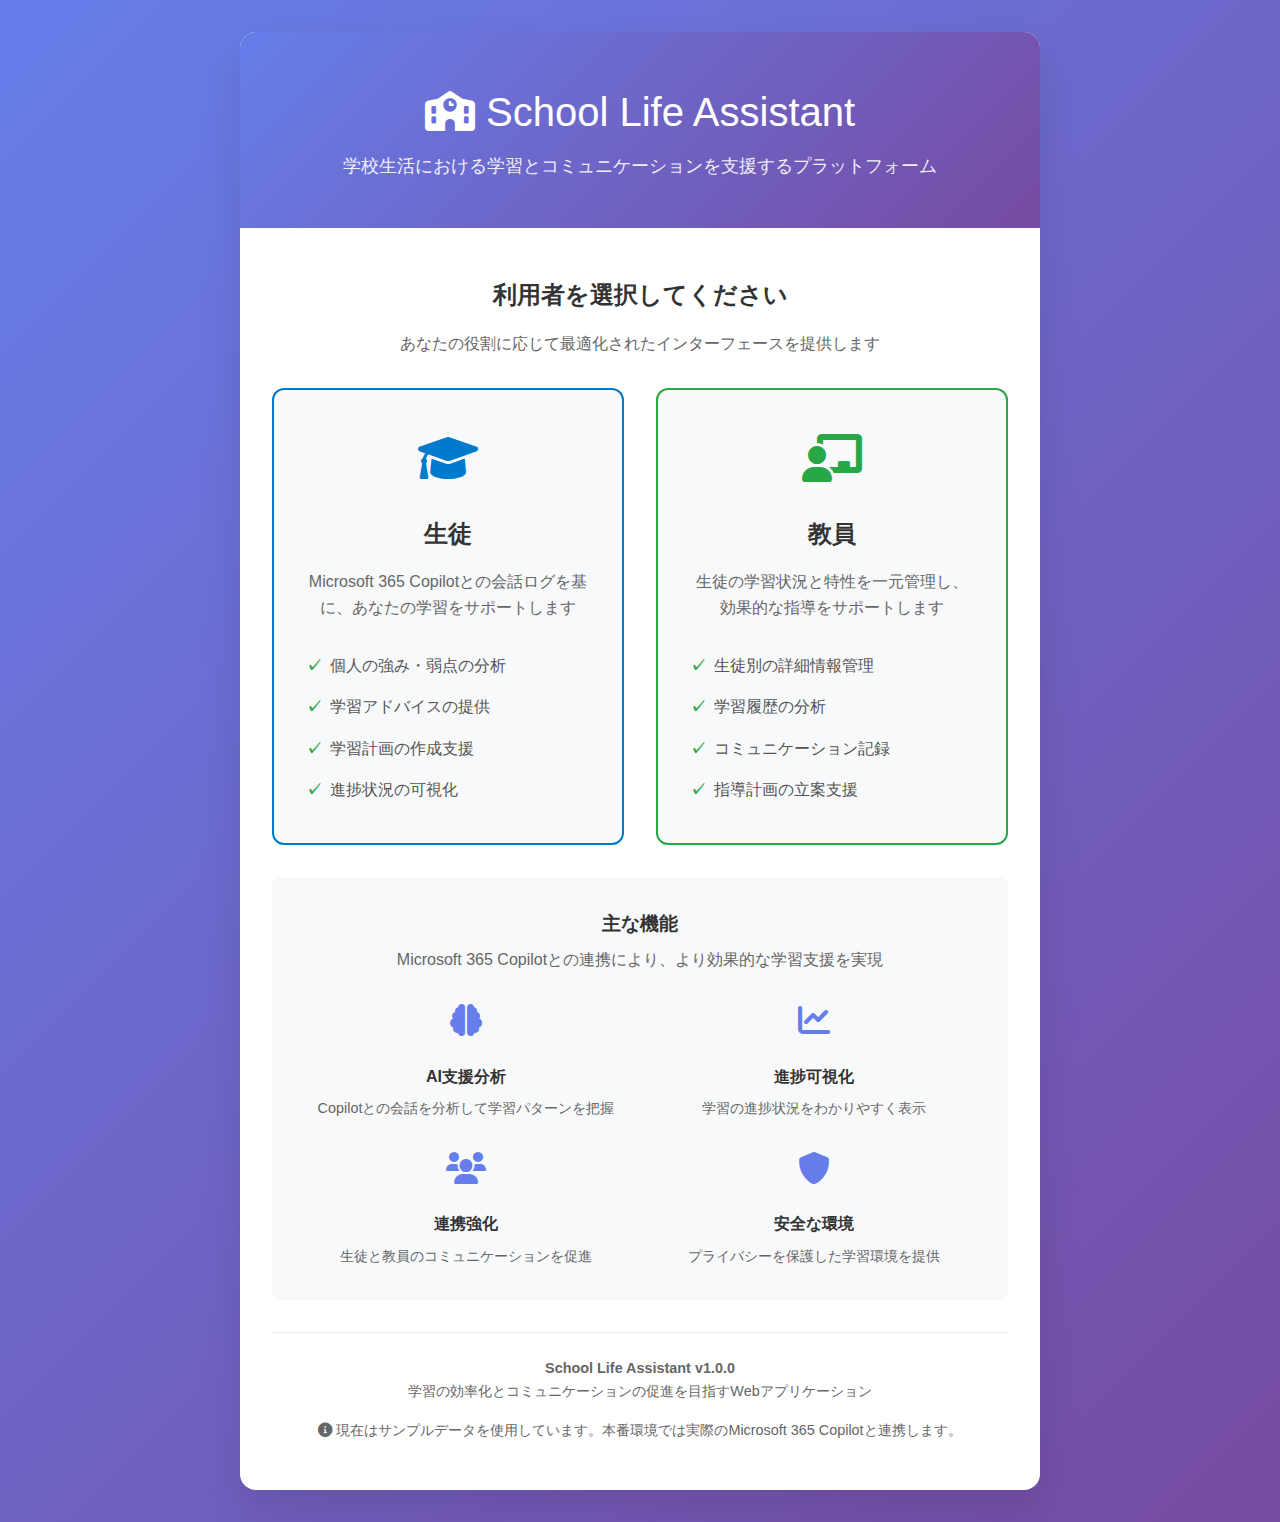
<file: index.html>
<!DOCTYPE html>
<html lang="ja">
<head>
    <meta charset="UTF-8">
    <meta name="viewport" content="width=device-width, initial-scale=1.0">
    <title>School Life Assistant - 学校生活支援アプリケーション</title>
    
    <!-- Font Awesome CDN -->
    <link rel="stylesheet" href="https://cdnjs.cloudflare.com/ajax/libs/font-awesome/6.0.0/css/all.min.css">
    
    <!-- CSS Files -->
    <link rel="stylesheet" href="src/css/common.css">
    
    <!-- Custom styles for index page -->
    <style>
        body {
            background: linear-gradient(135deg, #667eea 0%, #764ba2 100%);
            min-height: 100vh;
            display: flex;
            align-items: center;
            justify-content: center;
            font-family: 'Segoe UI', Tahoma, Geneva, Verdana, sans-serif;
        }

        .welcome-container {
            background: white;
            border-radius: 16px;
            box-shadow: 0 20px 40px rgba(0,0,0,0.1);
            overflow: hidden;
            max-width: 800px;
            width: 90%;
            margin: 2rem auto;
        }

        .welcome-header {
            background: linear-gradient(135deg, #667eea 0%, #764ba2 100%);
            color: white;
            padding: 3rem 2rem;
            text-align: center;
        }

        .welcome-header h1 {
            font-size: 2.5rem;
            margin-bottom: 0.5rem;
            font-weight: 300;
        }

        .welcome-header p {
            font-size: 1.1rem;
            opacity: 0.9;
            margin: 0;
        }

        .welcome-content {
            padding: 3rem 2rem;
        }

        .role-selection {
            display: grid;
            grid-template-columns: 1fr 1fr;
            gap: 2rem;
            margin-top: 2rem;
        }

        .role-card {
            background: #f8f9fa;
            border: 2px solid #e9ecef;
            border-radius: 12px;
            padding: 2rem;
            text-align: center;
            cursor: pointer;
            transition: all 0.3s ease;
            text-decoration: none;
            color: inherit;
        }

        .role-card:hover {
            transform: translateY(-4px);
            box-shadow: 0 8px 25px rgba(0,0,0,0.15);
            text-decoration: none;
            color: inherit;
        }

        .student-card {
            border-color: #007acc;
        }

        .student-card:hover {
            border-color: #0056b3;
            background: linear-gradient(135deg, #f0f8ff 0%, #e6f3ff 100%);
        }

        .teacher-card {
            border-color: #28a745;
        }

        .teacher-card:hover {
            border-color: #1e7e34;
            background: linear-gradient(135deg, #f0fff0 0%, #e6ffe6 100%);
        }

        .role-icon {
            font-size: 3rem;
            margin-bottom: 1rem;
        }

        .student-card .role-icon {
            color: #007acc;
        }

        .teacher-card .role-icon {
            color: #28a745;
        }

        .role-title {
            font-size: 1.5rem;
            font-weight: bold;
            margin-bottom: 1rem;
        }

        .role-description {
            color: #666;
            line-height: 1.6;
            margin-bottom: 1.5rem;
        }

        .role-features {
            list-style: none;
            padding: 0;
            margin: 0;
            text-align: left;
        }

        .role-features li {
            padding: 0.5rem 0;
            color: #555;
        }

        .role-features li:before {
            content: "✓";
            color: #28a745;
            font-weight: bold;
            margin-right: 0.5rem;
        }

        .app-features {
            background: #f8f9fa;
            border-radius: 8px;
            padding: 2rem;
            margin: 2rem 0;
        }

        .features-grid {
            display: grid;
            grid-template-columns: repeat(auto-fit, minmax(250px, 1fr));
            gap: 1.5rem;
            margin-top: 1.5rem;
        }

        .feature-item {
            text-align: center;
        }

        .feature-icon {
            font-size: 2rem;
            color: #667eea;
            margin-bottom: 1rem;
        }

        .feature-title {
            font-weight: bold;
            margin-bottom: 0.5rem;
        }

        .feature-description {
            color: #666;
            font-size: 0.9rem;
        }

        .footer-info {
            text-align: center;
            color: #666;
            font-size: 0.9rem;
            border-top: 1px solid #e9ecef;
            padding-top: 1.5rem;
            margin-top: 2rem;
        }

        @media (max-width: 768px) {
            .welcome-header h1 {
                font-size: 2rem;
            }

            .role-selection {
                grid-template-columns: 1fr;
                gap: 1rem;
            }

            .features-grid {
                grid-template-columns: 1fr;
            }

            .welcome-container {
                margin: 1rem;
                width: calc(100% - 2rem);
            }

            .welcome-header,
            .welcome-content {
                padding: 2rem 1.5rem;
            }
        }

        /* アニメーション */
        @keyframes fadeInUp {
            from {
                opacity: 0;
                transform: translateY(30px);
            }
            to {
                opacity: 1;
                transform: translateY(0);
            }
        }

        .welcome-container {
            animation: fadeInUp 0.6s ease-out;
        }

        .role-card {
            animation: fadeInUp 0.6s ease-out;
        }

        .role-card:nth-child(1) {
            animation-delay: 0.1s;
        }

        .role-card:nth-child(2) {
            animation-delay: 0.2s;
        }

        /* ダークモード対応 */
        @media (prefers-color-scheme: dark) {
            .welcome-container {
                background: #2d3748;
                color: #e2e8f0;
            }

            .role-card {
                background: #4a5568;
                border-color: #718096;
                color: #e2e8f0;
            }

            .app-features {
                background: #4a5568;
            }

            .role-description,
            .feature-description,
            .footer-info {
                color: #a0aec0;
            }
        }
    </style>
</head>
<body>
    <div class="welcome-container">
        <!-- ヘッダー -->
        <div class="welcome-header">
            <h1>
                <i class="fas fa-school"></i>
                School Life Assistant
            </h1>
            <p>学校生活における学習とコミュニケーションを支援するプラットフォーム</p>
        </div>

        <!-- メインコンテンツ -->
        <div class="welcome-content">
            <div class="text-center">
                <h2 style="color: #333; margin-bottom: 1rem;">利用者を選択してください</h2>
                <p style="color: #666; margin-bottom: 2rem;">
                    あなたの役割に応じて最適化されたインターフェースを提供します
                </p>
            </div>

            <!-- 役割選択 -->
            <div class="role-selection">
                <a href="student.html" class="role-card student-card">
                    <div class="role-icon">
                        <i class="fas fa-graduation-cap"></i>
                    </div>
                    <div class="role-title">生徒</div>
                    <div class="role-description">
                        Microsoft 365 Copilotとの会話ログを基に、あなたの学習をサポートします
                    </div>
                    <ul class="role-features">
                        <li>個人の強み・弱点の分析</li>
                        <li>学習アドバイスの提供</li>
                        <li>学習計画の作成支援</li>
                        <li>進捗状況の可視化</li>
                    </ul>
                </a>

                <a href="teacher.html" class="role-card teacher-card">
                    <div class="role-icon">
                        <i class="fas fa-chalkboard-teacher"></i>
                    </div>
                    <div class="role-title">教員</div>
                    <div class="role-description">
                        生徒の学習状況と特性を一元管理し、効果的な指導をサポートします
                    </div>
                    <ul class="role-features">
                        <li>生徒別の詳細情報管理</li>
                        <li>学習履歴の分析</li>
                        <li>コミュニケーション記録</li>
                        <li>指導計画の立案支援</li>
                    </ul>
                </a>
            </div>

            <!-- アプリケーションの特徴 -->
            <div class="app-features">
                <h3 style="text-align: center; margin-bottom: 0.5rem; color: #333;">主な機能</h3>
                <p style="text-align: center; color: #666; margin-bottom: 1.5rem;">
                    Microsoft 365 Copilotとの連携により、より効果的な学習支援を実現
                </p>
                
                <div class="features-grid">
                    <div class="feature-item">
                        <div class="feature-icon">
                            <i class="fas fa-brain"></i>
                        </div>
                        <div class="feature-title">AI支援分析</div>
                        <div class="feature-description">
                            Copilotとの会話を分析して学習パターンを把握
                        </div>
                    </div>
                    
                    <div class="feature-item">
                        <div class="feature-icon">
                            <i class="fas fa-chart-line"></i>
                        </div>
                        <div class="feature-title">進捗可視化</div>
                        <div class="feature-description">
                            学習の進捗状況をわかりやすく表示
                        </div>
                    </div>
                    
                    <div class="feature-item">
                        <div class="feature-icon">
                            <i class="fas fa-users"></i>
                        </div>
                        <div class="feature-title">連携強化</div>
                        <div class="feature-description">
                            生徒と教員のコミュニケーションを促進
                        </div>
                    </div>
                    
                    <div class="feature-item">
                        <div class="feature-icon">
                            <i class="fas fa-shield-alt"></i>
                        </div>
                        <div class="feature-title">安全な環境</div>
                        <div class="feature-description">
                            プライバシーを保護した学習環境を提供
                        </div>
                    </div>
                </div>
            </div>

            <!-- フッター情報 -->
            <div class="footer-info">
                <p><strong>School Life Assistant v1.0.0</strong></p>
                <p>学習の効率化とコミュニケーションの促進を目指すWebアプリケーション</p>
                <p style="margin-top: 1rem;">
                    <i class="fas fa-info-circle"></i>
                    現在はサンプルデータを使用しています。本番環境では実際のMicrosoft 365 Copilotと連携します。
                </p>
            </div>
        </div>
    </div>

    <!-- JavaScript -->
    <script src="src/js/config.js"></script>
    <script>
        // ページ読み込み時の初期化
        document.addEventListener('DOMContentLoaded', () => {
            console.log('School Life Assistant 開始');
            
            // 最終アクセス記録
            Utils.storage.set(CONFIG.STORAGE_KEYS.LAST_LOGIN, new Date().toISOString());
            
            // アクセシビリティ機能の初期化
            initializeAccessibility();
            
            // 使用統計の記録（プライバシーに配慮）
            recordAnonymousUsage();
        });

        // アクセシビリティ機能の初期化
        function initializeAccessibility() {
            // キーボードナビゲーション
            document.addEventListener('keydown', (e) => {
                if (e.key === 'Enter' || e.key === ' ') {
                    const focusedElement = document.activeElement;
                    if (focusedElement && focusedElement.classList.contains('role-card')) {
                        focusedElement.click();
                    }
                }
            });

            // フォーカスの可視化
            const roleCards = document.querySelectorAll('.role-card');
            roleCards.forEach(card => {
                card.setAttribute('tabindex', '0');
                card.setAttribute('role', 'button');
                
                card.addEventListener('focus', () => {
                    card.style.outline = '3px solid #667eea';
                    card.style.outlineOffset = '2px';
                });
                
                card.addEventListener('blur', () => {
                    card.style.outline = 'none';
                });
            });
        }

        // 匿名使用統計の記録
        function recordAnonymousUsage() {
            const usage = Utils.storage.get('app_usage', {
                visits: 0,
                firstVisit: new Date().toISOString(),
                lastVisit: null
            });
            
            usage.visits += 1;
            usage.lastVisit = new Date().toISOString();
            
            Utils.storage.set('app_usage', usage);
        }

        // パフォーマンス測定
        window.addEventListener('load', () => {
            if (performance.timing) {
                const loadTime = performance.timing.loadEventEnd - performance.timing.navigationStart;
                console.log(`ページ読み込み時間: ${loadTime}ms`);
            }
        });

        // エラーハンドリング
        window.addEventListener('error', (e) => {
            console.error('エラーが発生しました:', e.error);
            // 本番環境では適切なエラー報告システムに送信
        });

        // ダークモード切り替え
        function toggleDarkMode() {
            document.body.classList.toggle('dark-mode');
            const isDarkMode = document.body.classList.contains('dark-mode');
            Utils.storage.set('dark_mode_preference', isDarkMode);
        }

        // ダークモード設定の復元
        const darkModePreference = Utils.storage.get('dark_mode_preference', false);
        if (darkModePreference) {
            document.body.classList.add('dark-mode');
        }

        // 言語設定（将来の多言語対応）
        const language = navigator.language || 'ja';
        console.log(`検出された言語: ${language}`);

        // PWA関連の機能
        if ('serviceWorker' in navigator) {
            // 将来のオフライン対応のための準備
            console.log('Service Worker対応ブラウザ');
        }

        // 画面解像度に応じた最適化
        function optimizeForScreen() {
            const width = window.innerWidth;
            const height = window.innerHeight;
            
            if (width < 768) {
                document.body.classList.add('mobile-optimized');
            } else if (width >= 1200) {
                document.body.classList.add('desktop-optimized');
            }
        }

        window.addEventListener('resize', optimizeForScreen);
        optimizeForScreen();
    </script>

    <!-- サービスワーカー登録（将来のPWA対応） -->
    <script>
        if ('serviceWorker' in navigator) {
            window.addEventListener('load', () => {
                // 将来的にサービスワーカーファイルを作成予定
                console.log('PWA対応準備完了');
            });
        }
    </script>
</body>
</html>
</file>
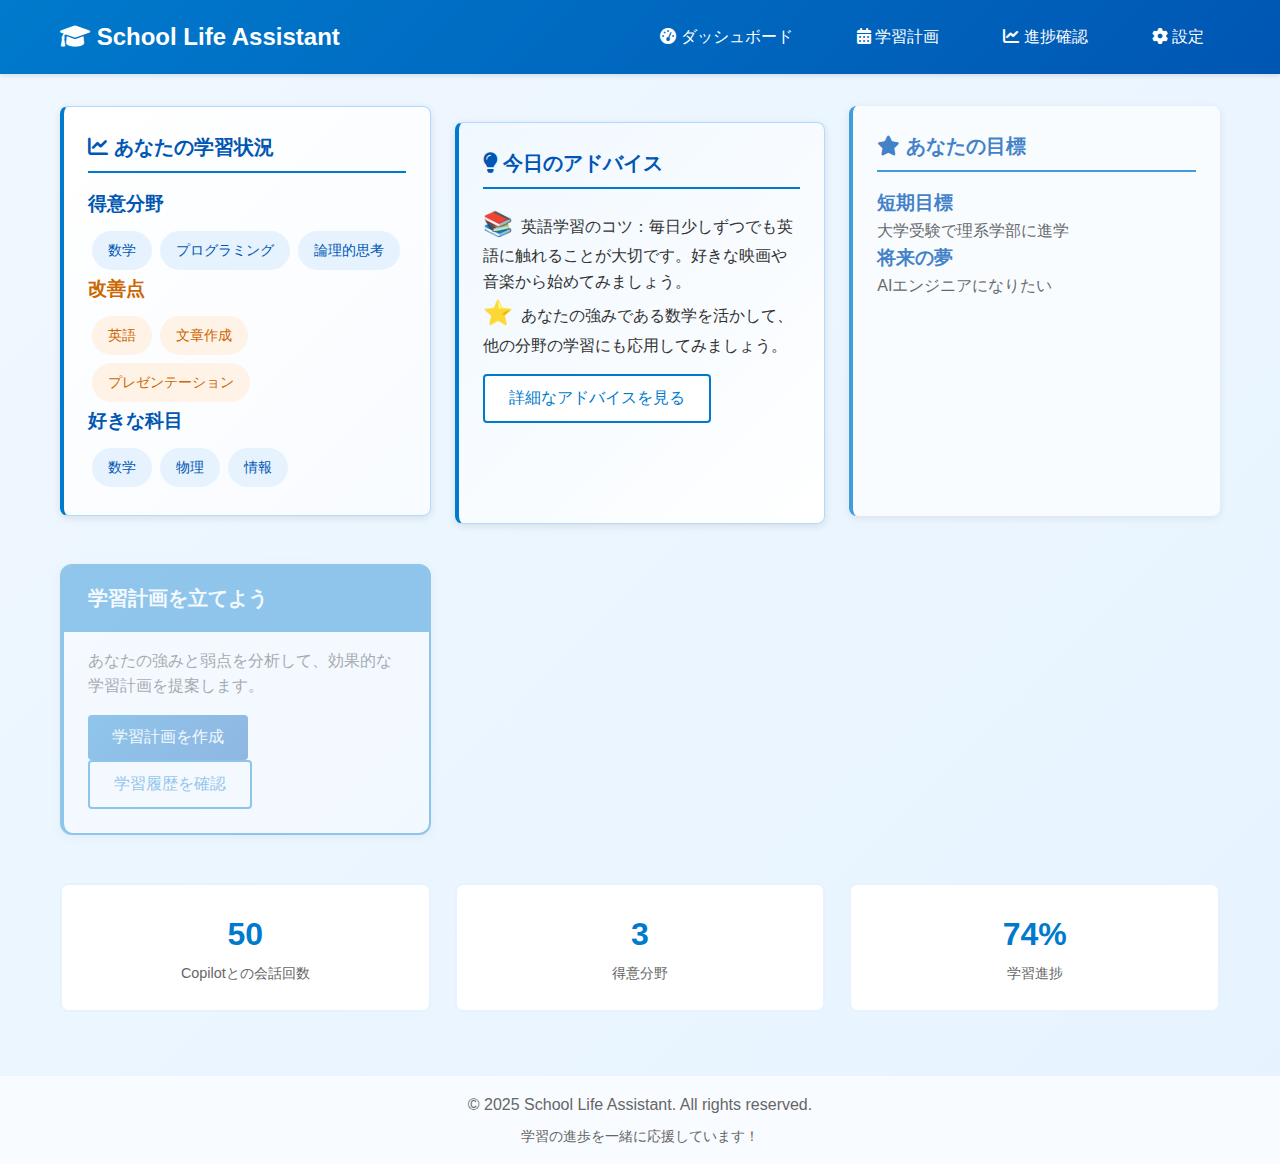
<file: student.html>
<!DOCTYPE html>
<html lang="ja">
<head>
    <meta charset="UTF-8">
    <meta name="viewport" content="width=device-width, initial-scale=1.0">
    <title>学習ダッシュボード - School Life Assistant</title>
    
    <!-- Font Awesome CDN -->
    <link rel="stylesheet" href="https://cdnjs.cloudflare.com/ajax/libs/font-awesome/6.0.0/css/all.min.css">
    
    <!-- CSS Files -->
    <link rel="stylesheet" href="src/css/common.css">
    <link rel="stylesheet" href="src/css/student.css">
    
    <!-- JavaScript Files -->
    <script src="src/js/config.js"></script>
    <script src="src/data/sampleData.js"></script>
    <script src="src/js/common.js"></script>
</head>
<body class="student-theme">
    <!-- ヘッダー -->
    <header class="header">
        <div class="container">
            <div class="header-content">
                <div class="logo">
                    <i class="fas fa-graduation-cap"></i>
                    School Life Assistant
                </div>
                <nav class="nav">
                    <a href="#dashboard">
                        <i class="fas fa-tachometer-alt"></i>
                        ダッシュボード
                    </a>
                    <a href="#study-plan">
                        <i class="fas fa-calendar-alt"></i>
                        学習計画
                    </a>
                    <a href="#progress">
                        <i class="fas fa-chart-line"></i>
                        進捗確認
                    </a>
                    <a href="#settings">
                        <i class="fas fa-cog"></i>
                        設定
                    </a>
                </nav>
            </div>
        </div>
    </header>

    <!-- メインコンテンツ -->
    <main class="main-content">
        <div id="main-content">
            <!-- ローディング表示 -->
            <div class="container text-center">
                <div class="loading" style="margin: 2rem auto;"></div>
                <p>学習データを読み込み中...</p>
            </div>
        </div>
    </main>

    <!-- フッター -->
    <footer style="background: #f8fbff; padding: 1rem 0; text-align: center; color: #666; margin-top: 2rem;">
        <div class="container">
            <p>&copy; 2025 School Life Assistant. All rights reserved.</p>
            <p style="font-size: 0.9rem; margin-top: 0.5rem;">
                学習の進歩を一緒に応援しています！
            </p>
        </div>
    </footer>

    <!-- JavaScript -->
    <script src="src/js/student.js"></script>
    
    <!-- PWA対応のための追加スクリプト -->
    <script>
        // サービスワーカーの登録（将来のPWA対応）
        if ('serviceWorker' in navigator) {
            window.addEventListener('load', () => {
                // 将来的にサービスワーカーを実装
                console.log('PWA対応準備完了');
            });
        }

        // 画面サイズに応じたレスポンシブ対応
        window.addEventListener('resize', () => {
            // レスポンシブ対応のロジック
            const width = window.innerWidth;
            if (width < 768) {
                document.body.classList.add('mobile-view');
            } else {
                document.body.classList.remove('mobile-view');
            }
        });

        // 初期表示時のレスポンシブチェック
        if (window.innerWidth < 768) {
            document.body.classList.add('mobile-view');
        }
    </script>

    <!-- アクセシビリティ向上のためのスクリプト -->
    <script>
        // キーボードナビゲーション対応
        document.addEventListener('keydown', (e) => {
            // Tabキーでの要素フォーカス時の視覚的フィードバック
            if (e.key === 'Tab') {
                document.body.classList.add('keyboard-navigation');
            }
        });

        document.addEventListener('mousedown', () => {
            document.body.classList.remove('keyboard-navigation');
        });

        // 高コントラストモード対応
        const mediaQuery = window.matchMedia('(prefers-contrast: high)');
        if (mediaQuery.matches) {
            document.body.classList.add('high-contrast');
        }

        mediaQuery.addListener((e) => {
            if (e.matches) {
                document.body.classList.add('high-contrast');
            } else {
                document.body.classList.remove('high-contrast');
            }
        });
    </script>

    <!-- メタデータ（SEO・OGP対応） -->
    <meta name="description" content="生徒の学習をサポートするダッシュボード。Microsoft 365 Copilotとの会話ログを基に学習アドバイスを提供。">
    <meta name="keywords" content="学習支援,教育,ダッシュボード,Microsoft Copilot,学習計画">
    <meta name="author" content="School Life Assistant">
    
    <!-- Open Graph -->
    <meta property="og:title" content="学習ダッシュボード - School Life Assistant">
    <meta property="og:description" content="あなたの学習をサポートする個人専用ダッシュボード">
    <meta property="og:type" content="website">
    <meta property="og:locale" content="ja_JP">
    
    <!-- Twitter Card -->
    <meta name="twitter:card" content="summary">
    <meta name="twitter:title" content="学習ダッシュボード - School Life Assistant">
    <meta name="twitter:description" content="あなたの学習をサポートする個人専用ダッシュボード">
</body>
</html>
</file>
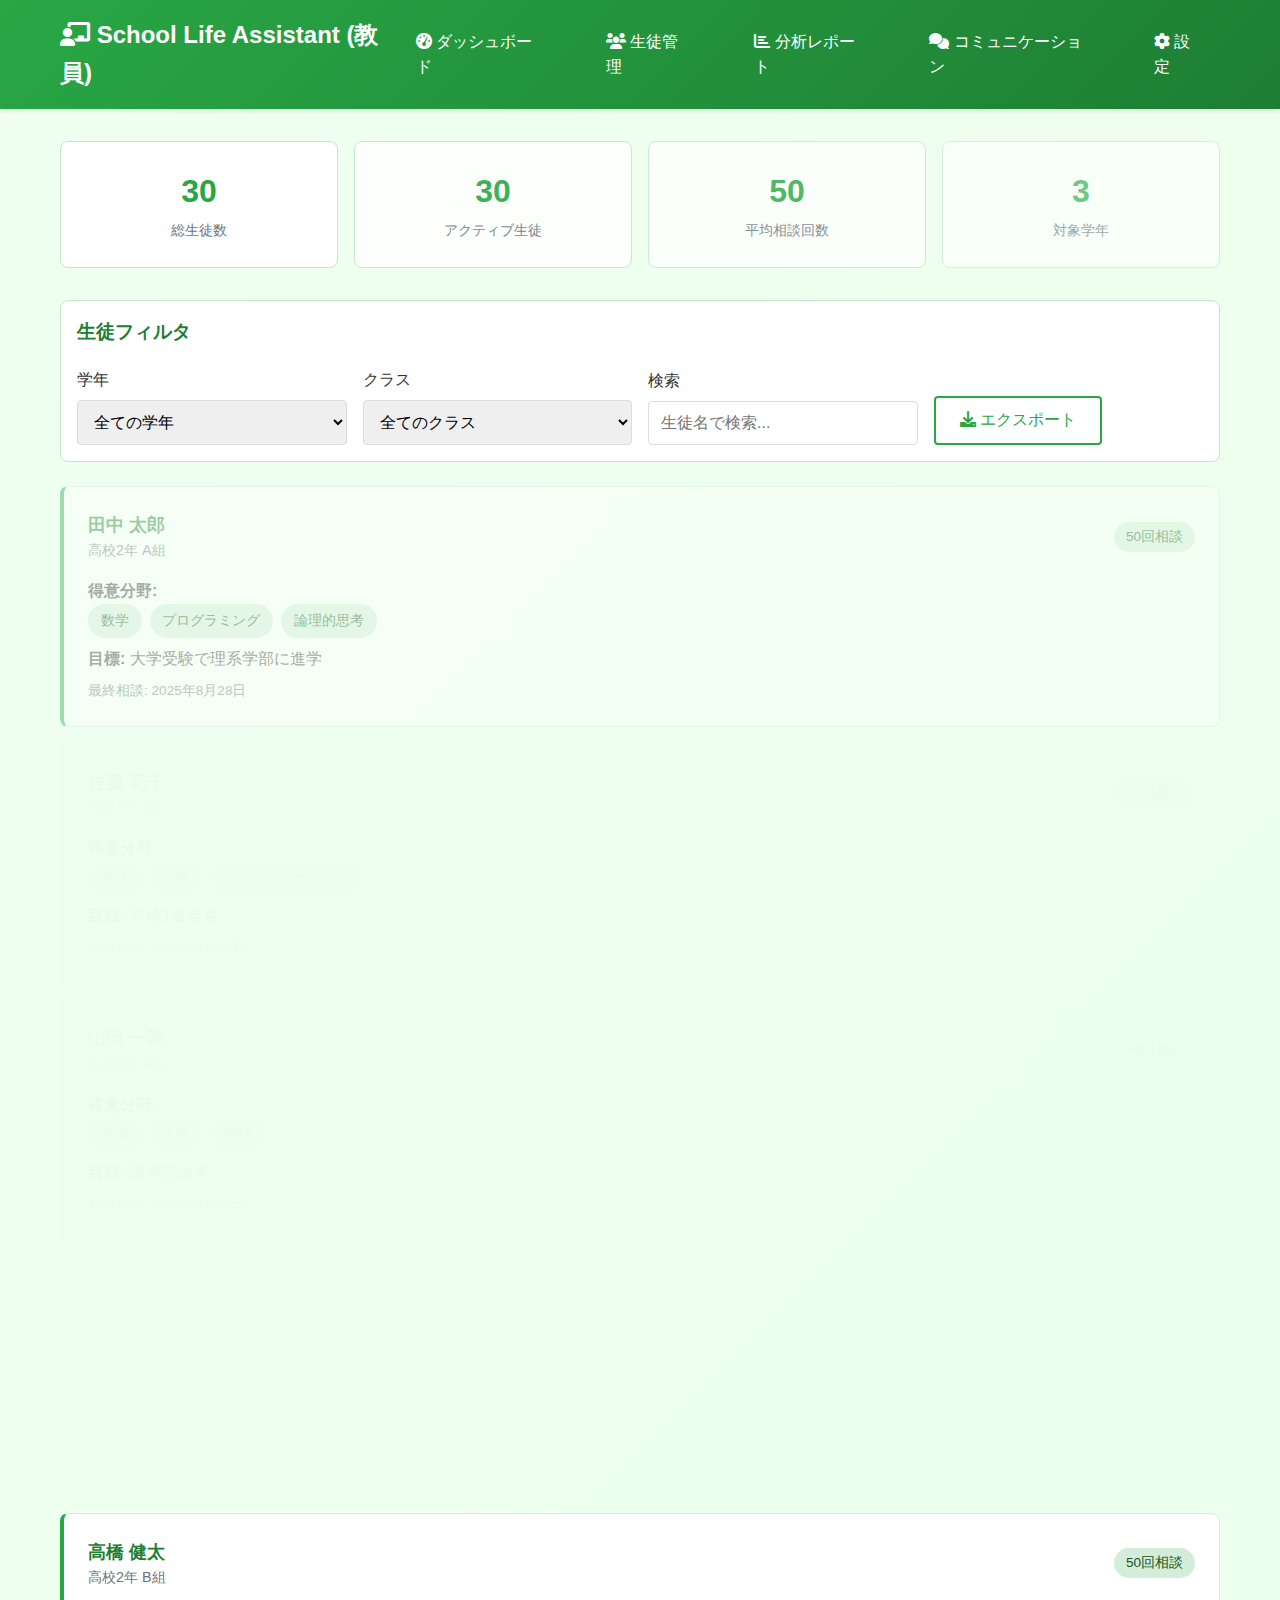
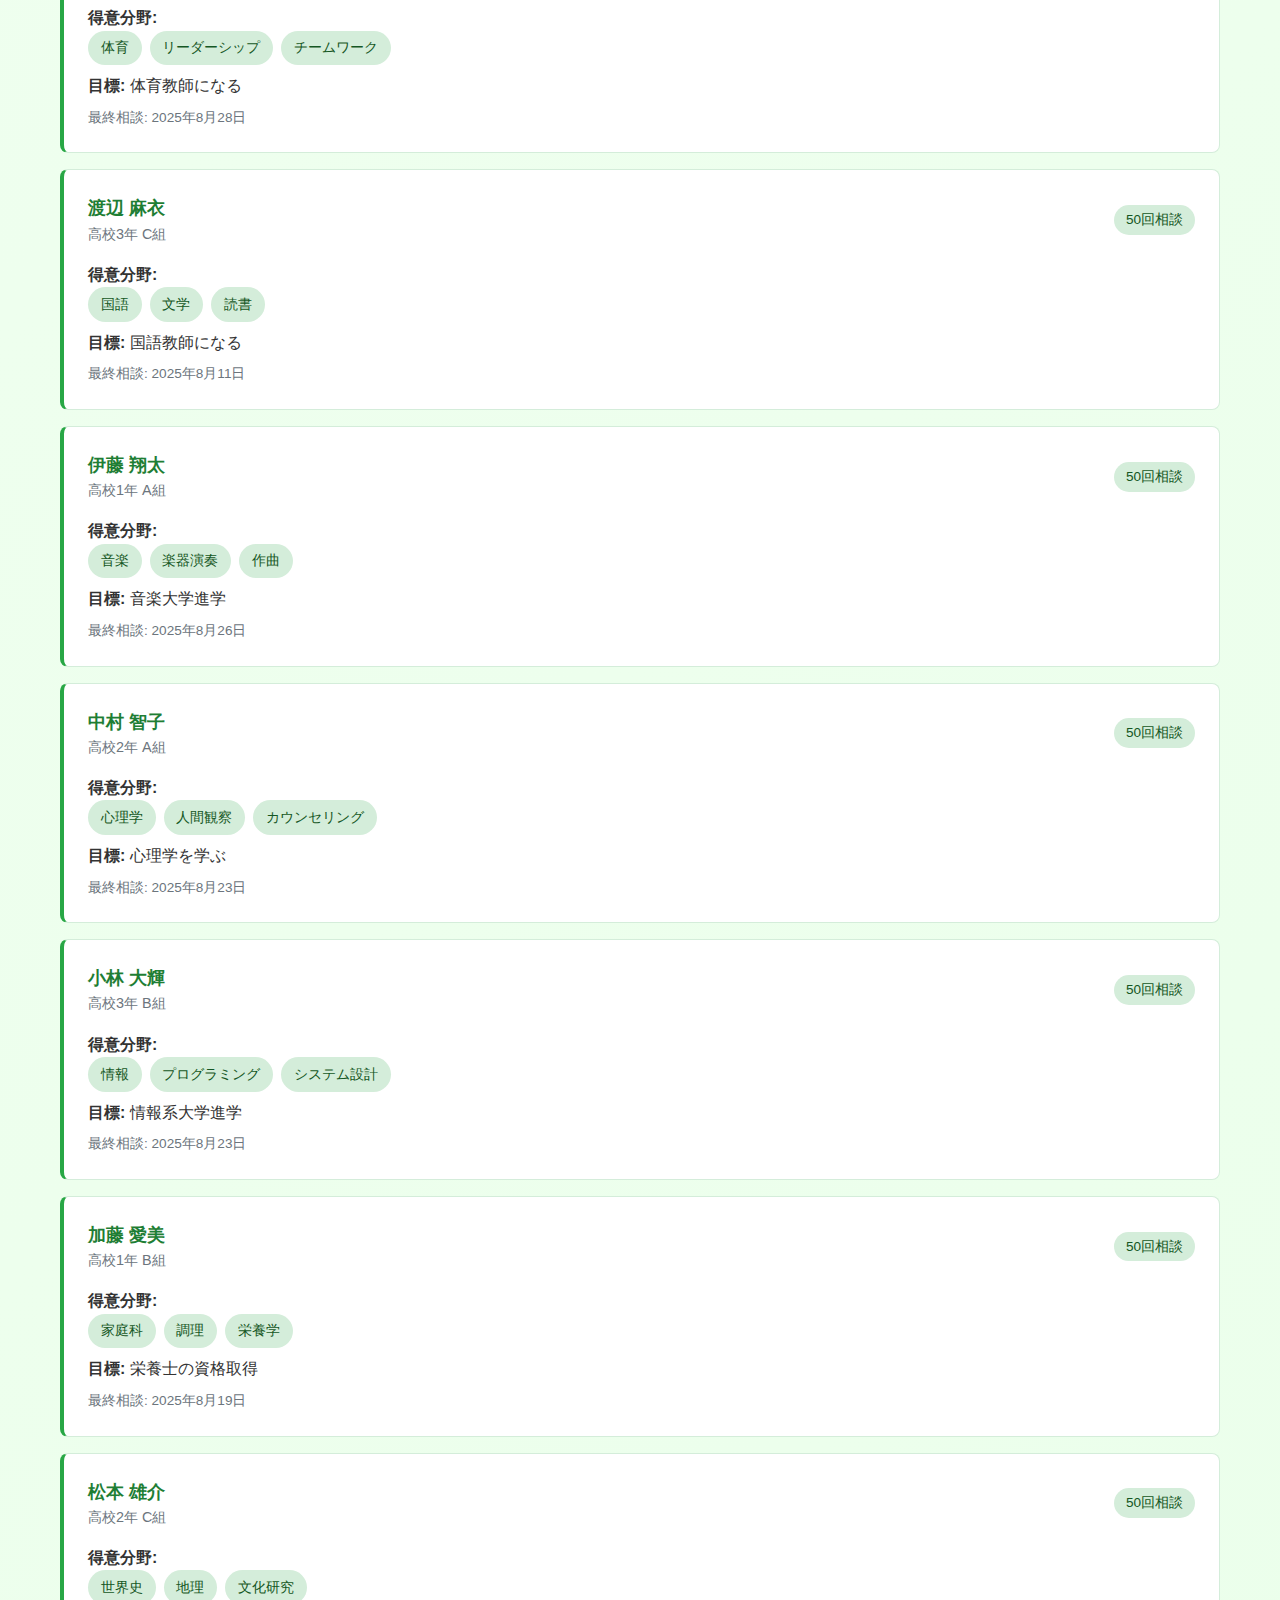
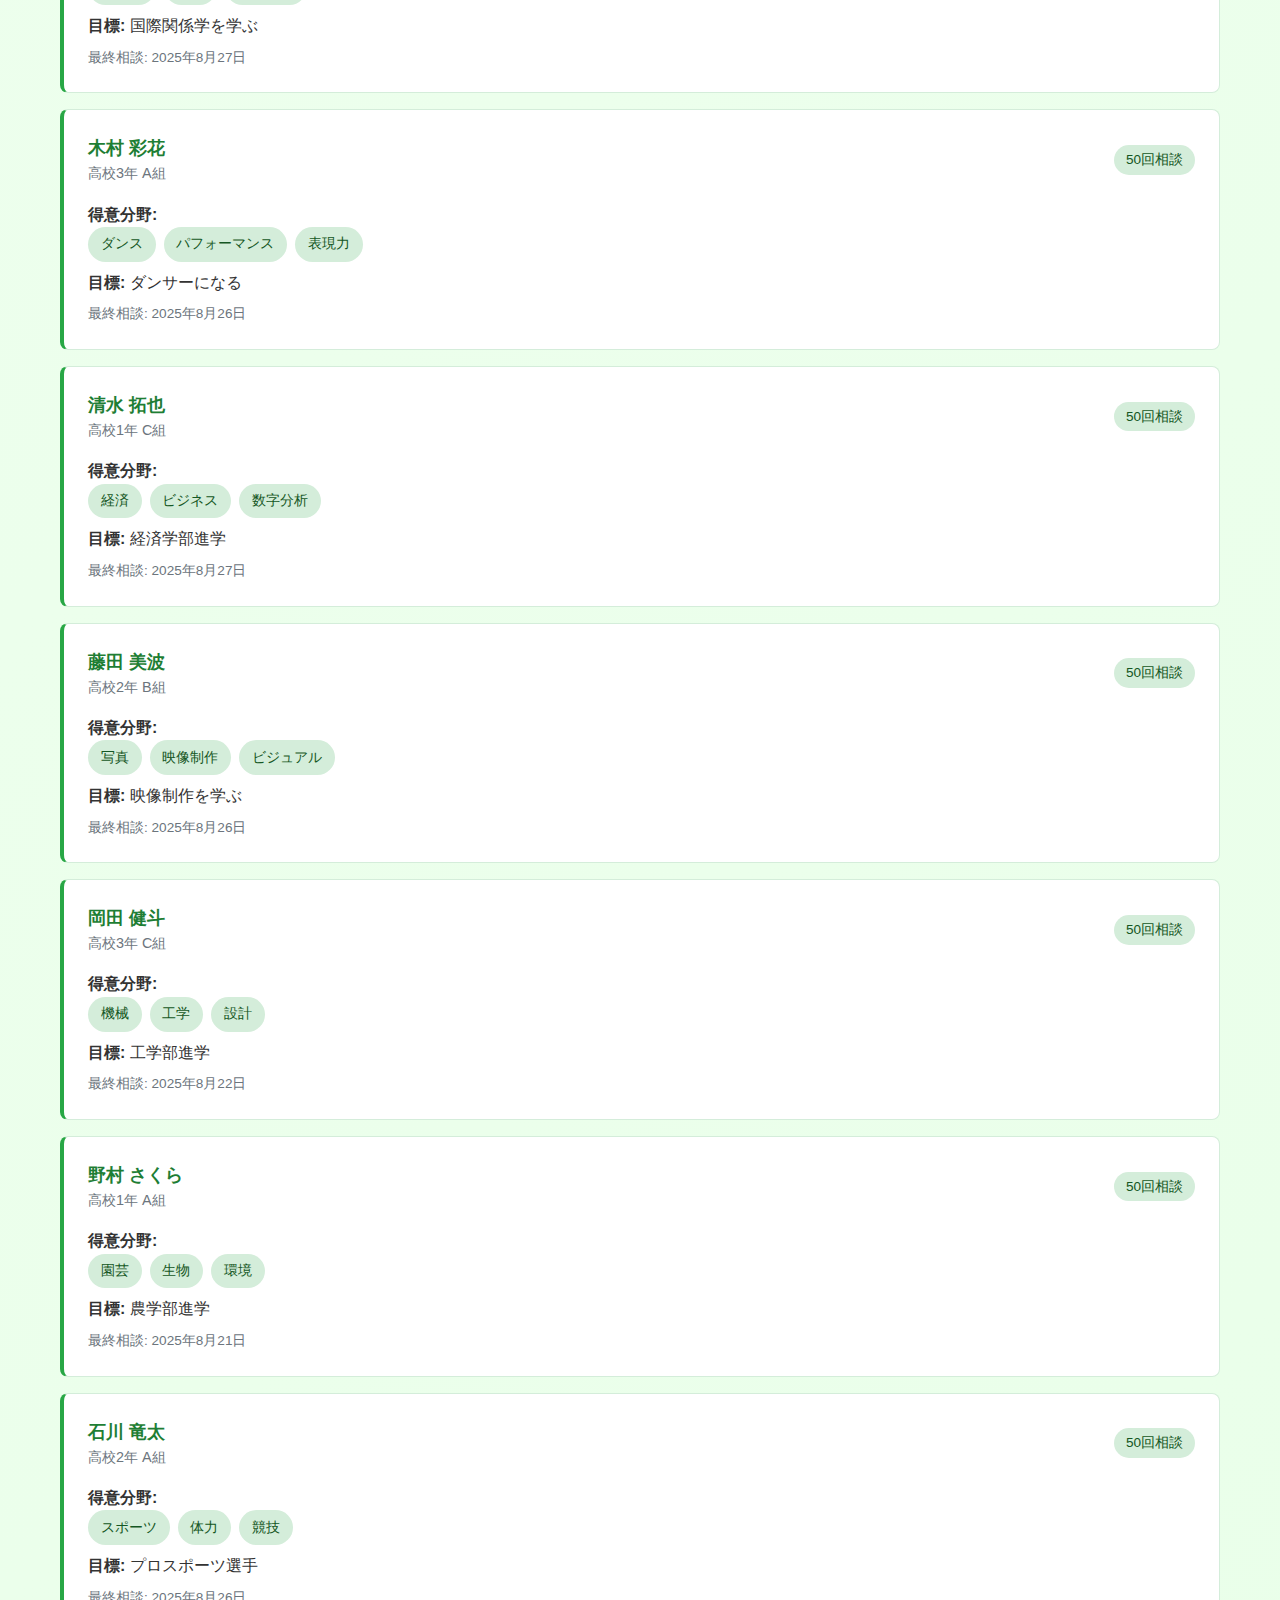
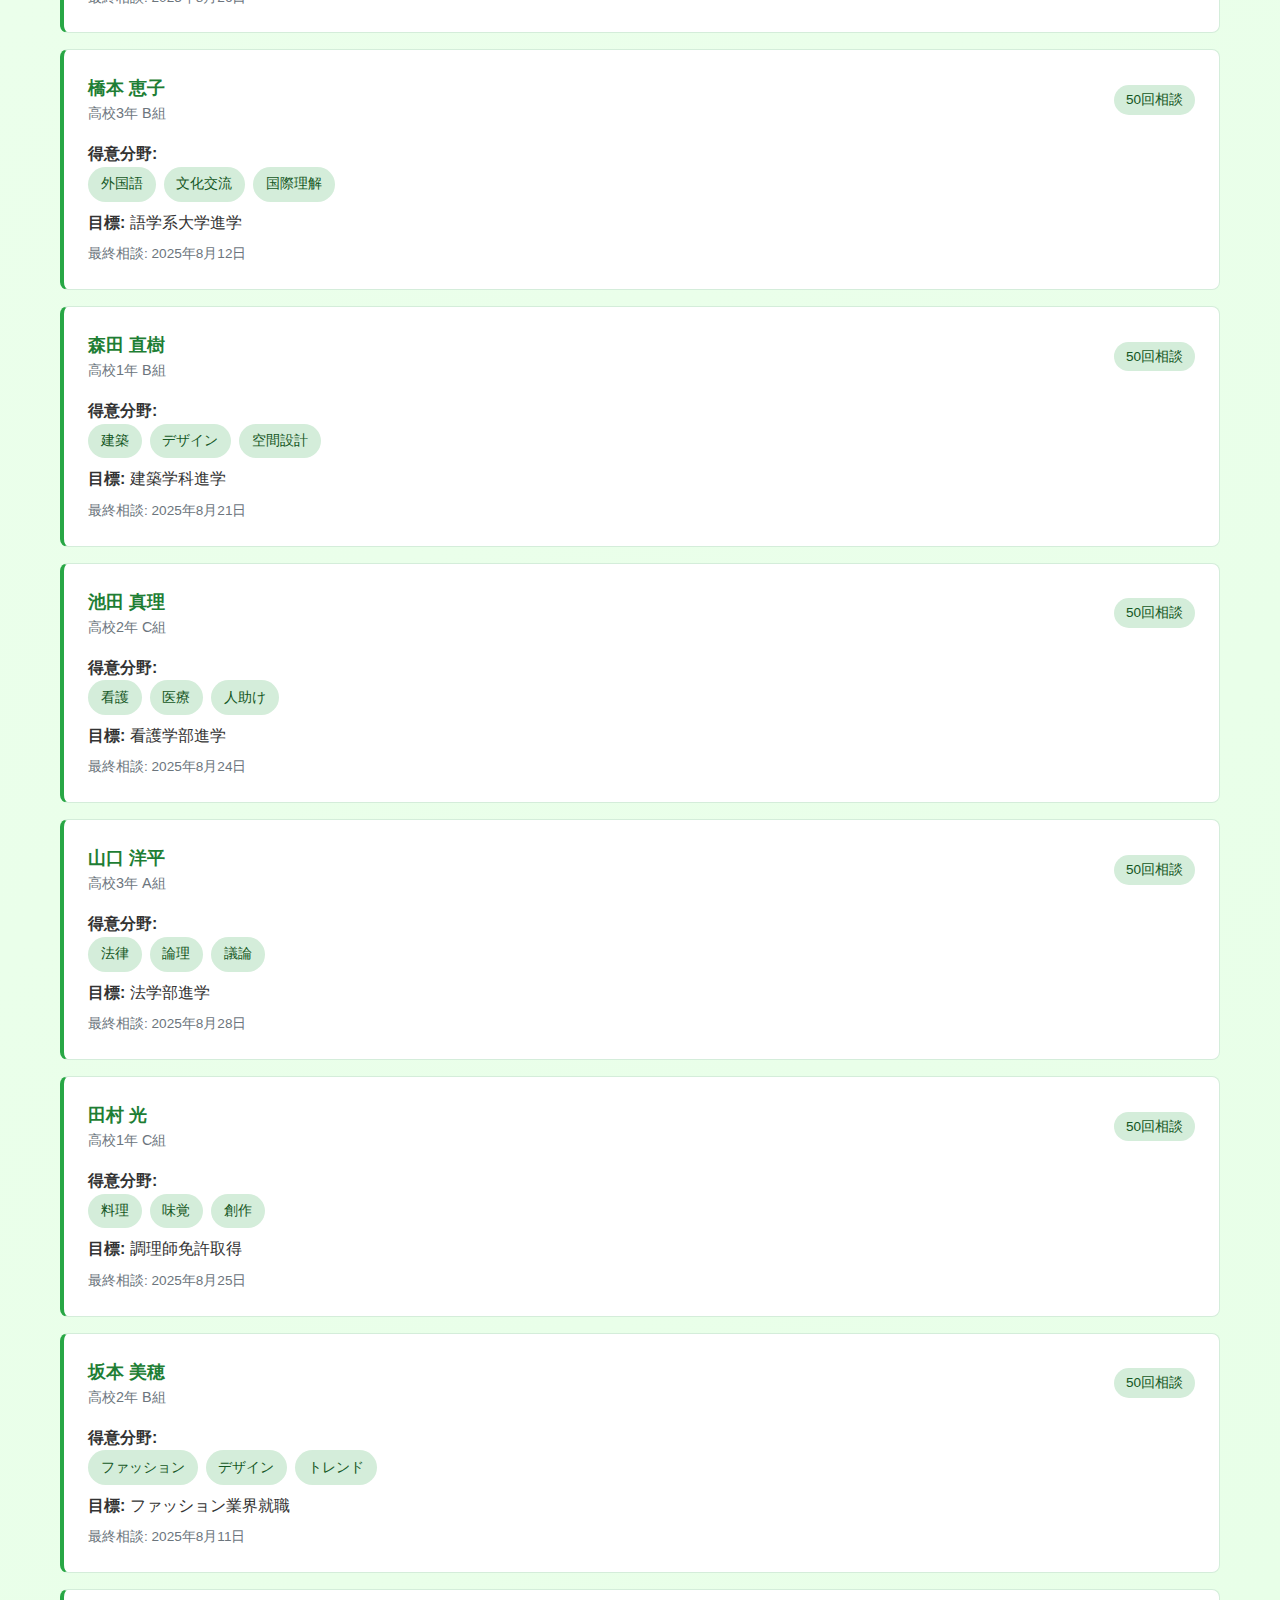
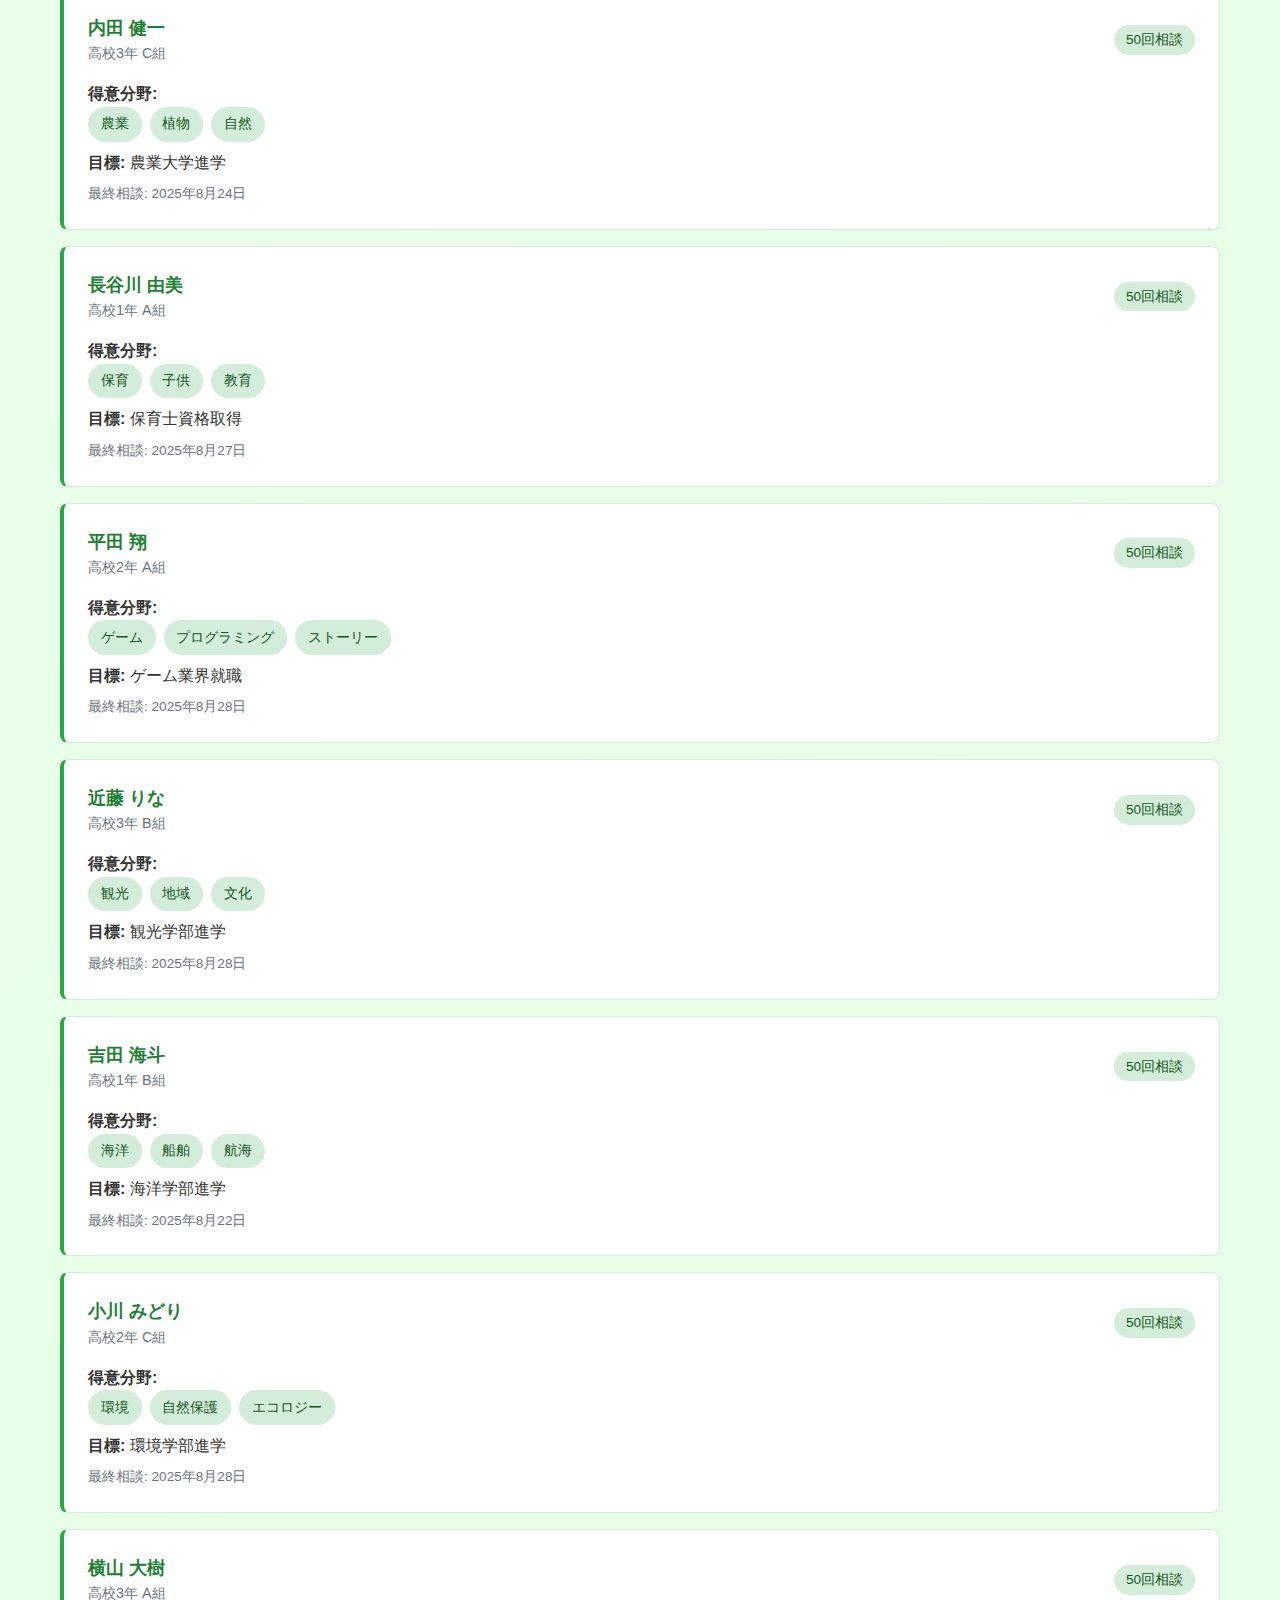
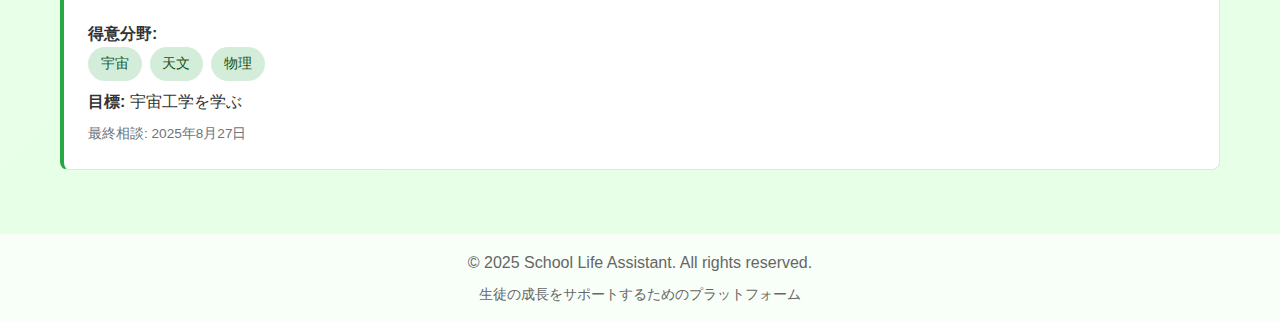
<file: teacher.html>
<!DOCTYPE html>
<html lang="ja">
<head>
    <meta charset="UTF-8">
    <meta name="viewport" content="width=device-width, initial-scale=1.0">
    <title>教員ダッシュボード - School Life Assistant</title>
    
    <!-- Font Awesome CDN -->
    <link rel="stylesheet" href="https://cdnjs.cloudflare.com/ajax/libs/font-awesome/6.0.0/css/all.min.css">
    
    <!-- CSS Files -->
    <link rel="stylesheet" href="src/css/common.css">
    <link rel="stylesheet" href="src/css/teacher.css">
    
    <!-- JavaScript Files -->
    <script src="src/js/config.js"></script>
    <script src="src/data/sampleData.js"></script>
    <script src="src/js/common.js"></script>
</head>
<body class="teacher-theme">
    <!-- ヘッダー -->
    <header class="header">
        <div class="container">
            <div class="header-content">
                <div class="logo">
                    <i class="fas fa-chalkboard-teacher"></i>
                    School Life Assistant (教員)
                </div>
                <nav class="nav">
                    <a href="#dashboard">
                        <i class="fas fa-tachometer-alt"></i>
                        ダッシュボード
                    </a>
                    <a href="#students">
                        <i class="fas fa-users"></i>
                        生徒管理
                    </a>
                    <a href="#analytics">
                        <i class="fas fa-chart-bar"></i>
                        分析レポート
                    </a>
                    <a href="#communication">
                        <i class="fas fa-comments"></i>
                        コミュニケーション
                    </a>
                    <a href="#settings">
                        <i class="fas fa-cog"></i>
                        設定
                    </a>
                </nav>
            </div>
        </div>
    </header>

    <!-- メインコンテンツ -->
    <main class="main-content">
        <div id="main-content">
            <!-- ローディング表示 -->
            <div class="container text-center">
                <div class="loading" style="margin: 2rem auto;"></div>
                <p>生徒データを読み込み中...</p>
            </div>
        </div>
    </main>

    <!-- フッター -->
    <footer style="background: #f8fff8; padding: 1rem 0; text-align: center; color: #666; margin-top: 2rem;">
        <div class="container">
            <p>&copy; 2025 School Life Assistant. All rights reserved.</p>
            <p style="font-size: 0.9rem; margin-top: 0.5rem;">
                生徒の成長をサポートするためのプラットフォーム
            </p>
        </div>
    </footer>

    <!-- JavaScript -->
    <script src="src/js/teacher.js"></script>
    
    <!-- 教員専用機能のスクリプト -->
    <script>
        // データ更新の自動チェック
        setInterval(async () => {
            if (window.teacherApp && CONFIG.DEBUG_MODE) {
                // 本番環境では実際のデータ更新チェックを実装
                console.log('データ更新チェック実行');
            }
        }, CONFIG.DATA_REFRESH_INTERVAL * 60 * 1000);

        // 緊急通知の受信機能（模擬）
        function setupNotificationListener() {
            // 本番環境では実際の通知システムを実装
            if (Notification.permission === 'granted') {
                console.log('通知機能有効');
            } else if (Notification.permission !== 'denied') {
                Notification.requestPermission().then(permission => {
                    if (permission === 'granted') {
                        console.log('通知許可取得');
                    }
                });
            }
        }

        // ページ表示時の通知設定
        window.addEventListener('load', setupNotificationListener);

        // データバックアップ機能
        function autoBackup() {
            if (window.teacherApp) {
                const backupData = {
                    timestamp: new Date().toISOString(),
                    students: window.teacherApp.students,
                    version: CONFIG.VERSION
                };
                
                Utils.storage.set('backup_data', backupData);
                console.log('自動バックアップ完了');
            }
        }

        // 1時間ごとの自動バックアップ
        setInterval(autoBackup, 60 * 60 * 1000);

        // セッション管理
        let sessionTimer;
        function resetSessionTimer() {
            clearTimeout(sessionTimer);
            sessionTimer = setTimeout(() => {
                if (confirm('セッションがタイムアウトしました。続行しますか？')) {
                    resetSessionTimer();
                } else {
                    // ログアウト処理
                    window.location.href = 'index.html';
                }
            }, 30 * 60 * 1000); // 30分
        }

        // ユーザーアクティビティ監視
        ['mousedown', 'keydown', 'scroll', 'touchstart'].forEach(event => {
            document.addEventListener(event, resetSessionTimer, true);
        });

        resetSessionTimer();
    </script>

    <!-- 印刷スタイル -->
    <style media="print">
        .header, .nav, footer, .btn, .action-buttons {
            display: none !important;
        }
        
        .card {
            box-shadow: none !important;
            border: 1px solid #ddd !important;
            page-break-inside: avoid;
        }
        
        .student-card {
            margin-bottom: 1rem;
            page-break-inside: avoid;
        }
        
        body {
            font-size: 12pt;
            line-height: 1.4;
        }
        
        .container {
            max-width: none;
            margin: 0;
            padding: 0;
        }
        
        h1, h2, h3 {
            color: #000 !important;
        }
    </style>

    <!-- キーボードショートカット -->
    <script>
        document.addEventListener('keydown', (e) => {
            // Ctrl + F で検索フィールドにフォーカス
            if (e.ctrlKey && e.key === 'f') {
                e.preventDefault();
                const searchInput = document.getElementById('search-input');
                if (searchInput) {
                    searchInput.focus();
                }
            }
            
            // Ctrl + E でエクスポート
            if (e.ctrlKey && e.key === 'e') {
                e.preventDefault();
                const exportBtn = document.getElementById('export-btn');
                if (exportBtn) {
                    exportBtn.click();
                }
            }
            
            // Escキーでモーダルを閉じる
            if (e.key === 'Escape') {
                const modals = document.querySelectorAll('[style*="position: fixed"]');
                modals.forEach(modal => modal.remove());
            }
        });
    </script>

    <!-- アクセシビリティ向上 -->
    <script>
        // スクリーンリーダー対応
        function announceToScreenReader(message) {
            const announcement = document.createElement('div');
            announcement.setAttribute('aria-live', 'polite');
            announcement.setAttribute('aria-atomic', 'true');
            announcement.style.position = 'absolute';
            announcement.style.left = '-10000px';
            announcement.style.width = '1px';
            announcement.style.height = '1px';
            announcement.style.overflow = 'hidden';
            announcement.textContent = message;
            
            document.body.appendChild(announcement);
            
            setTimeout(() => {
                document.body.removeChild(announcement);
            }, 1000);
        }

        // フォーカス管理
        let lastFocusedElement;
        
        document.addEventListener('focusin', (e) => {
            lastFocusedElement = e.target;
        });

        // モーダル開閉時のフォーカス管理
        function trapFocus(element) {
            const focusableElements = element.querySelectorAll(
                'button, [href], input, select, textarea, [tabindex]:not([tabindex="-1"])'
            );
            const firstElement = focusableElements[0];
            const lastElement = focusableElements[focusableElements.length - 1];

            element.addEventListener('keydown', (e) => {
                if (e.key === 'Tab') {
                    if (e.shiftKey) {
                        if (document.activeElement === firstElement) {
                            lastElement.focus();
                            e.preventDefault();
                        }
                    } else {
                        if (document.activeElement === lastElement) {
                            firstElement.focus();
                            e.preventDefault();
                        }
                    }
                }
            });

            firstElement.focus();
        }
    </script>

    <!-- メタデータ -->
    <meta name="description" content="教員向け生徒管理ダッシュボード。生徒の学習状況、特性、目標を一元管理し、効果的な指導をサポート。">
    <meta name="keywords" content="教員,生徒管理,学習分析,教育支援,ダッシュボード">
    <meta name="author" content="School Life Assistant">
    
    <!-- Open Graph -->
    <meta property="og:title" content="教員ダッシュボード - School Life Assistant">
    <meta property="og:description" content="生徒の学習状況と特性を一元管理する教員専用プラットフォーム">
    <meta property="og:type" content="website">
    <meta property="og:locale" content="ja_JP">
    
    <!-- Twitter Card -->
    <meta name="twitter:card" content="summary">
    <meta name="twitter:title" content="教員ダッシュボード - School Life Assistant">
    <meta name="twitter:description" content="生徒の学習状況と特性を一元管理する教員専用プラットフォーム">
</body>
</html>
</file>
<file: src/css/common.css>
/* 共通スタイル */
* {
    margin: 0;
    padding: 0;
    box-sizing: border-box;
}

body {
    font-family: 'Segoe UI', Tahoma, Geneva, Verdana, sans-serif;
    line-height: 1.6;
    color: #333;
}

.container {
    max-width: 1200px;
    margin: 0 auto;
    padding: 0 20px;
}

/* ヘッダー共通スタイル */
.header {
    padding: 1rem 0;
    box-shadow: 0 2px 4px rgba(0,0,0,0.1);
}

.header-content {
    display: flex;
    justify-content: space-between;
    align-items: center;
}

.logo {
    font-size: 1.5rem;
    font-weight: bold;
}

.nav {
    display: flex;
    gap: 2rem;
}

.nav a {
    text-decoration: none;
    padding: 0.5rem 1rem;
    border-radius: 4px;
    transition: background-color 0.3s;
}

/* メインコンテンツ */
.main-content {
    padding: 2rem 0;
    min-height: calc(100vh - 140px);
}

/* カード共通スタイル */
.card {
    background: white;
    border-radius: 8px;
    padding: 1.5rem;
    margin-bottom: 1.5rem;
    box-shadow: 0 2px 8px rgba(0,0,0,0.1);
    transition: transform 0.3s, box-shadow 0.3s;
}

.card:hover {
    transform: translateY(-2px);
    box-shadow: 0 4px 12px rgba(0,0,0,0.15);
}

.card-title {
    font-size: 1.25rem;
    font-weight: bold;
    margin-bottom: 1rem;
    padding-bottom: 0.5rem;
    border-bottom: 2px solid #eee;
}

/* ボタン共通スタイル */
.btn {
    display: inline-block;
    padding: 0.75rem 1.5rem;
    border: none;
    border-radius: 4px;
    cursor: pointer;
    text-decoration: none;
    font-size: 1rem;
    transition: all 0.3s;
    text-align: center;
}

.btn:hover {
    transform: translateY(-1px);
    box-shadow: 0 2px 8px rgba(0,0,0,0.2);
}

/* フォーム要素 */
.form-group {
    margin-bottom: 1rem;
}

.form-label {
    display: block;
    margin-bottom: 0.5rem;
    font-weight: 500;
}

.form-input {
    width: 100%;
    padding: 0.75rem;
    border: 1px solid #ddd;
    border-radius: 4px;
    font-size: 1rem;
}

.form-input:focus {
    outline: none;
    border-color: #007acc;
    box-shadow: 0 0 0 2px rgba(0,122,204,0.2);
}

/* グリッドレイアウト */
.grid {
    display: grid;
    gap: 1.5rem;
}

.grid-2 {
    grid-template-columns: repeat(auto-fit, minmax(300px, 1fr));
}

.grid-3 {
    grid-template-columns: repeat(auto-fit, minmax(250px, 1fr));
}

/* レスポンシブ */
@media (max-width: 768px) {
    .container {
        padding: 0 15px;
    }
    
    .header-content {
        flex-direction: column;
        gap: 1rem;
    }
    
    .nav {
        flex-wrap: wrap;
        justify-content: center;
    }
    
    .main-content {
        padding: 1rem 0;
    }
    
    .grid-2,
    .grid-3 {
        grid-template-columns: 1fr;
    }
}

/* ユーティリティクラス */
.text-center { text-align: center; }
.text-left { text-align: left; }
.text-right { text-align: right; }
.mb-1 { margin-bottom: 0.5rem; }
.mb-2 { margin-bottom: 1rem; }
.mb-3 { margin-bottom: 1.5rem; }
.mt-1 { margin-top: 0.5rem; }
.mt-2 { margin-top: 1rem; }
.mt-3 { margin-top: 1.5rem; }

/* ローディングアニメーション */
.loading {
    display: inline-block;
    width: 20px;
    height: 20px;
    border: 3px solid #f3f3f3;
    border-top: 3px solid #333;
    border-radius: 50%;
    animation: spin 1s linear infinite;
}

@keyframes spin {
    0% { transform: rotate(0deg); }
    100% { transform: rotate(360deg); }
}
</file>
<file: src/css/student.css>
/* 生徒向けスタイル - 青と白ベース */
.student-theme {
    background: linear-gradient(135deg, #f0f8ff 0%, #e6f3ff 100%);
    min-height: 100vh;
}

.student-theme .header {
    background: linear-gradient(135deg, #007acc 0%, #0056b3 100%);
    color: white;
}

.student-theme .logo {
    color: white;
}

.student-theme .nav a {
    color: white;
}

.student-theme .nav a:hover {
    background-color: rgba(255,255,255,0.2);
}

/* 生徒向けカード */
.student-theme .card {
    border-left: 4px solid #007acc;
}

.student-theme .card-title {
    color: #0056b3;
    border-bottom-color: #007acc;
}

/* 生徒向けボタン */
.student-theme .btn-primary {
    background: linear-gradient(135deg, #007acc 0%, #0056b3 100%);
    color: white;
}

.student-theme .btn-primary:hover {
    background: linear-gradient(135deg, #0056b3 0%, #004085 100%);
}

.student-theme .btn-secondary {
    background: white;
    color: #007acc;
    border: 2px solid #007acc;
}

.student-theme .btn-secondary:hover {
    background: #007acc;
    color: white;
}

/* 学習状況カード */
.learning-status {
    background: linear-gradient(135deg, #ffffff 0%, #f8fbff 100%);
    border: 1px solid #b3d9ff;
}

.strength-item {
    background: #e6f3ff;
    color: #0056b3;
    padding: 0.5rem 1rem;
    border-radius: 20px;
    margin: 0.25rem;
    display: inline-block;
    font-size: 0.9rem;
}

.weakness-item {
    background: #fff2e6;
    color: #cc6600;
    padding: 0.5rem 1rem;
    border-radius: 20px;
    margin: 0.25rem;
    display: inline-block;
    font-size: 0.9rem;
}

/* 学習計画セクション */
.study-plan {
    background: white;
    border: 2px solid #007acc;
    border-radius: 12px;
}

.study-plan .card-title {
    background: #007acc;
    color: white;
    margin: -1.5rem -1.5rem 1rem -1.5rem;
    padding: 1rem 1.5rem;
    border-radius: 8px 8px 0 0;
}

/* プログレスバー */
.progress-bar {
    background: #e6f3ff;
    height: 20px;
    border-radius: 10px;
    overflow: hidden;
    margin: 0.5rem 0;
}

.progress-fill {
    background: linear-gradient(90deg, #007acc 0%, #0056b3 100%);
    height: 100%;
    border-radius: 10px;
    transition: width 0.3s ease;
}

/* アドバイスセクション */
.advice-section {
    background: linear-gradient(135deg, #f0f8ff 0%, #ffffff 100%);
    border: 1px solid #b3d9ff;
    border-radius: 8px;
    padding: 1.5rem;
    margin: 1rem 0;
}

.advice-icon {
    color: #007acc;
    font-size: 1.5rem;
    margin-right: 0.5rem;
}

/* 学習ログ */
.log-item {
    background: white;
    border-left: 4px solid #007acc;
    padding: 1rem;
    margin: 0.5rem 0;
    border-radius: 0 8px 8px 0;
    box-shadow: 0 2px 4px rgba(0,122,204,0.1);
}

.log-date {
    color: #666;
    font-size: 0.9rem;
    margin-bottom: 0.5rem;
}

.log-topic {
    font-weight: bold;
    color: #0056b3;
    margin-bottom: 0.5rem;
}

.log-summary {
    color: #333;
    line-height: 1.5;
}

/* 統計表示 */
.stat-card {
    background: white;
    text-align: center;
    padding: 1.5rem;
    border-radius: 8px;
    border: 2px solid #e6f3ff;
}

.stat-number {
    font-size: 2rem;
    font-weight: bold;
    color: #007acc;
    display: block;
}

.stat-label {
    color: #666;
    font-size: 0.9rem;
    margin-top: 0.5rem;
}

/* レスポンシブ調整 */
@media (max-width: 768px) {
    .student-theme .header-content {
        text-align: center;
    }
    
    .strength-item,
    .weakness-item {
        display: block;
        margin: 0.5rem 0;
        text-align: center;
    }
}
</file>
<file: src/css/teacher.css>
/* 教員向けスタイル - 緑と白ベース */
.teacher-theme {
    background: linear-gradient(135deg, #f0fff0 0%, #e6ffe6 100%);
    min-height: 100vh;
}

.teacher-theme .header {
    background: linear-gradient(135deg, #28a745 0%, #1e7e34 100%);
    color: white;
}

.teacher-theme .logo {
    color: white;
}

.teacher-theme .nav a {
    color: white;
}

.teacher-theme .nav a:hover {
    background-color: rgba(255,255,255,0.2);
}

/* 教員向けカード */
.teacher-theme .card {
    border-left: 4px solid #28a745;
}

.teacher-theme .card-title {
    color: #1e7e34;
    border-bottom-color: #28a745;
}

/* 教員向けボタン */
.teacher-theme .btn-primary {
    background: linear-gradient(135deg, #28a745 0%, #1e7e34 100%);
    color: white;
}

.teacher-theme .btn-primary:hover {
    background: linear-gradient(135deg, #1e7e34 0%, #155724 100%);
}

.teacher-theme .btn-secondary {
    background: white;
    color: #28a745;
    border: 2px solid #28a745;
}

.teacher-theme .btn-secondary:hover {
    background: #28a745;
    color: white;
}

/* 生徒一覧 */
.student-list {
    display: grid;
    gap: 1rem;
}

.student-card {
    background: white;
    border: 1px solid #d4edda;
    border-left: 4px solid #28a745;
    border-radius: 8px;
    padding: 1.5rem;
    transition: all 0.3s ease;
    cursor: pointer;
}

.student-card:hover {
    transform: translateY(-2px);
    box-shadow: 0 4px 12px rgba(40, 167, 69, 0.15);
    border-left-color: #1e7e34;
}

.student-header {
    display: flex;
    justify-content: space-between;
    align-items: center;
    margin-bottom: 1rem;
}

.student-name {
    font-size: 1.1rem;
    font-weight: bold;
    color: #1e7e34;
}

.student-grade {
    background: #d4edda;
    color: #155724;
    padding: 0.25rem 0.75rem;
    border-radius: 15px;
    font-size: 0.85rem;
}

/* 生徒詳細情報 */
.student-profile {
    background: linear-gradient(135deg, #ffffff 0%, #f8fff8 100%);
    border: 1px solid #c3e6cb;
    border-radius: 8px;
    padding: 1.5rem;
    margin: 1rem 0;
}

.profile-section {
    margin-bottom: 1.5rem;
}

.profile-title {
    font-weight: bold;
    color: #1e7e34;
    margin-bottom: 0.5rem;
    display: flex;
    align-items: center;
}

.profile-icon {
    margin-right: 0.5rem;
    color: #28a745;
}

.profile-tags {
    display: flex;
    flex-wrap: wrap;
    gap: 0.5rem;
}

.tag {
    padding: 0.4rem 0.8rem;
    border-radius: 20px;
    font-size: 0.85rem;
    font-weight: 500;
}

.tag-strength {
    background: #d4edda;
    color: #155724;
}

.tag-weakness {
    background: #fff3cd;
    color: #856404;
}

.tag-subject {
    background: #d1ecf1;
    color: #0c5460;
}

.tag-characteristic {
    background: #e2e3e5;
    color: #383d41;
}

/* コミュニケーション履歴 */
.communication-log {
    background: white;
    border: 1px solid #c3e6cb;
    border-radius: 8px;
    overflow: hidden;
}

.log-header {
    background: #28a745;
    color: white;
    padding: 1rem;
    font-weight: bold;
}

.log-entry {
    padding: 1rem;
    border-bottom: 1px solid #e9ecef;
}

.log-entry:last-child {
    border-bottom: none;
}

.log-meta {
    display: flex;
    justify-content: space-between;
    align-items: center;
    margin-bottom: 0.5rem;
}

.log-date {
    color: #6c757d;
    font-size: 0.9rem;
}

.log-topic {
    font-weight: bold;
    color: #1e7e34;
}

.log-content {
    color: #495057;
    line-height: 1.5;
}

/* 目標・夢セクション */
.goals-section {
    background: linear-gradient(135deg, #f8fff8 0%, #ffffff 100%);
    border: 2px solid #28a745;
    border-radius: 12px;
    padding: 1.5rem;
}

.goal-item {
    background: white;
    border: 1px solid #c3e6cb;
    border-radius: 6px;
    padding: 1rem;
    margin: 0.5rem 0;
}

.goal-label {
    font-weight: bold;
    color: #28a745;
    margin-bottom: 0.5rem;
}

.goal-content {
    color: #495057;
}

/* 統計・ダッシュボード */
.dashboard-stats {
    display: grid;
    grid-template-columns: repeat(auto-fit, minmax(200px, 1fr));
    gap: 1rem;
    margin-bottom: 2rem;
}

.stat-widget {
    background: white;
    border: 1px solid #c3e6cb;
    border-radius: 8px;
    padding: 1.5rem;
    text-align: center;
}

.stat-value {
    font-size: 2rem;
    font-weight: bold;
    color: #28a745;
    display: block;
}

.stat-description {
    color: #6c757d;
    font-size: 0.9rem;
    margin-top: 0.5rem;
}

/* フィルタ・検索 */
.filter-section {
    background: white;
    border: 1px solid #c3e6cb;
    border-radius: 8px;
    padding: 1rem;
    margin-bottom: 1.5rem;
}

.filter-row {
    display: flex;
    gap: 1rem;
    align-items: end;
    flex-wrap: wrap;
}

.filter-group {
    flex: 1;
    min-width: 200px;
}

/* アクションボタン */
.action-buttons {
    display: flex;
    gap: 0.5rem;
    margin-top: 1rem;
}

.btn-sm {
    padding: 0.5rem 1rem;
    font-size: 0.85rem;
}

/* レスポンシブ調整 */
@media (max-width: 768px) {
    .teacher-theme .header-content {
        text-align: center;
    }
    
    .student-header {
        flex-direction: column;
        align-items: flex-start;
        gap: 0.5rem;
    }
    
    .filter-row {
        flex-direction: column;
    }
    
    .filter-group {
        min-width: auto;
    }
    
    .dashboard-stats {
        grid-template-columns: 1fr;
    }
    
    .action-buttons {
        flex-direction: column;
    }
}
</file>
